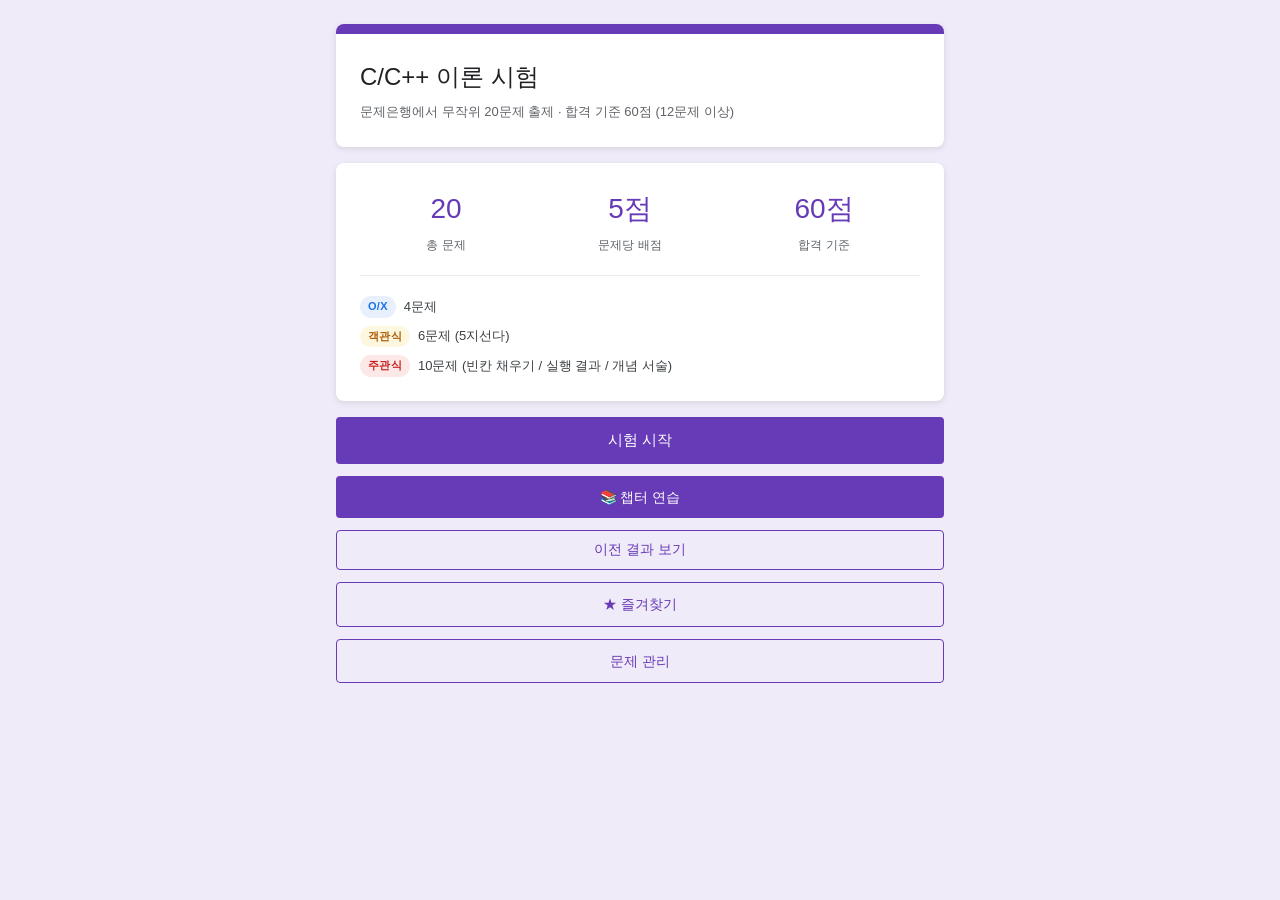
<file: index.html>
<!DOCTYPE html>
<html lang="ko">
<head>
  <meta charset="UTF-8">
  <meta name="viewport" content="width=device-width, initial-scale=1.0">
  <title>C/C++ 이론 시험</title>
  <link rel="stylesheet" href="style.css">
</head>
<body data-page="index">
  <div class="container">

    <div class="header-card">
      <h1>C/C++ 이론 시험</h1>
      <p class="header-desc">문제은행에서 무작위 20문제 출제 · 합격 기준 60점 (12문제 이상)</p>
    </div>

    <div class="card info-card">
      <div class="info-row">
        <div class="info-item">
          <div class="info-num">20</div>
          <div class="info-lbl">총 문제</div>
        </div>
        <div class="info-item">
          <div class="info-num">5점</div>
          <div class="info-lbl">문제당 배점</div>
        </div>
        <div class="info-item">
          <div class="info-num">60점</div>
          <div class="info-lbl">합격 기준</div>
        </div>
      </div>
      <div class="type-breakdown">
        <div class="type-row">
          <span class="type-badge type-ox">O/X</span>
          4문제
        </div>
        <div class="type-row">
          <span class="type-badge type-multiple">객관식</span>
          6문제 (5지선다)
        </div>
        <div class="type-row">
          <span class="type-badge type-subjective">주관식</span>
          10문제 (빈칸 채우기 / 실행 결과 / 개념 서술)
        </div>
      </div>
    </div>


    <div id="error-msg" class="error-msg" style="display:none"></div>

    <div class="action-row">
      <button class="btn-primary btn-large" id="btn-start">시험 시작</button>
      <a href="chapter-select.html" class="btn-primary" style="text-decoration:none;text-align:center">📚 챕터 연습</a>
      <button class="btn-secondary" id="btn-view-results">이전 결과 보기</button>
      <a href="favorites.html" class="btn-secondary" style="text-decoration:none;text-align:center">★ 즐겨찾기</a>
      <a href="manage.html" class="btn-secondary" style="text-decoration:none;text-align:center">문제 관리</a>
    </div>

  </div>
  <script src="app.js"></script>
</body>
</html>
</file>
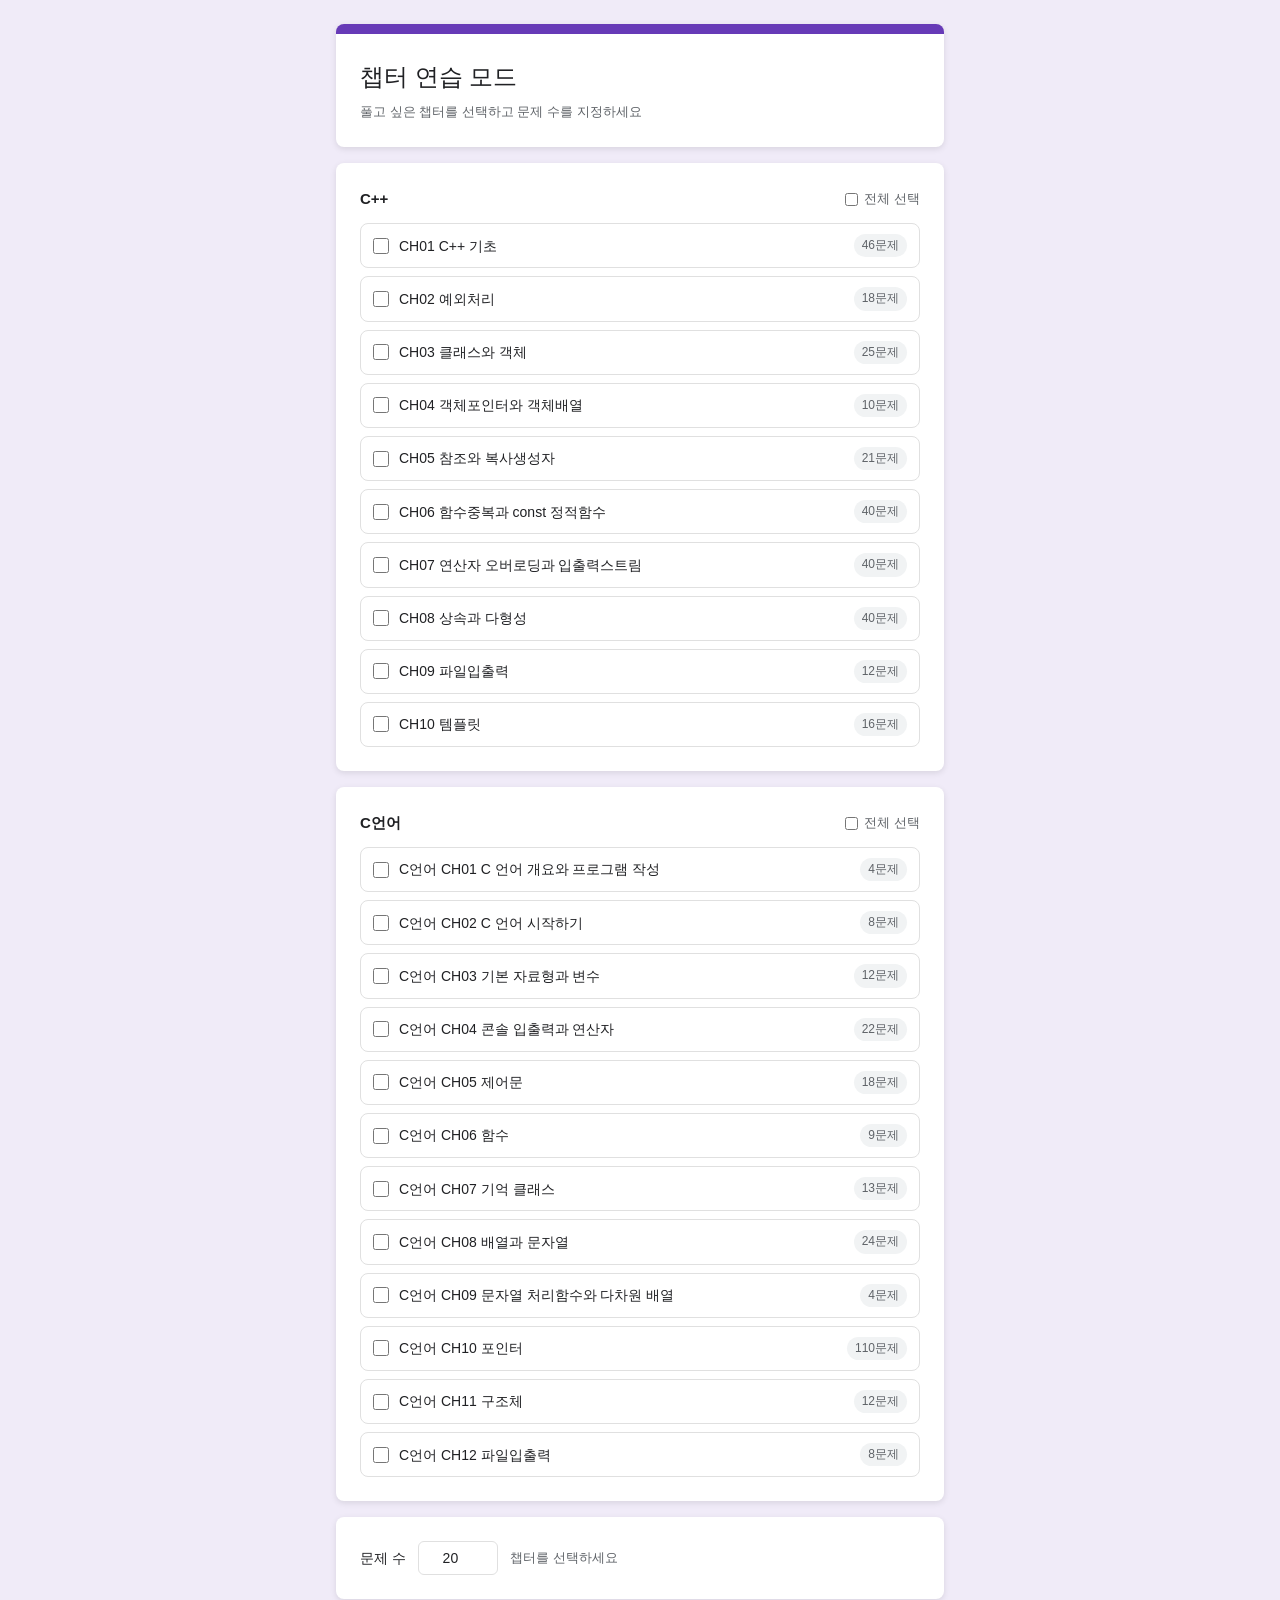
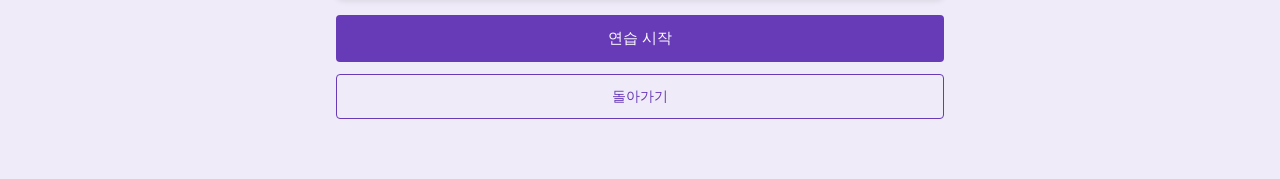
<file: chapter-select.html>
<!DOCTYPE html>
<html lang="ko">
<head>
  <meta charset="UTF-8">
  <meta name="viewport" content="width=device-width, initial-scale=1.0">
  <title>챕터 연습 · C/C++ 이론 시험</title>
  <link rel="stylesheet" href="style.css">
</head>
<body data-page="chapter-select">
  <div class="container">

    <div class="header-card">
      <h1>챕터 연습 모드</h1>
      <p class="header-desc">풀고 싶은 챕터를 선택하고 문제 수를 지정하세요</p>
    </div>

    <div id="chapter-loading" class="card" style="text-align:center;padding:32px;color:#5F6368">
      문제 불러오는 중...
    </div>

    <div id="chapter-content" style="display:none">

      <div class="card chapter-group-card">
        <div class="chapter-group-header">
          <strong>C++</strong>
          <label class="chapter-check-all">
            <input type="checkbox" id="check-all-cpp"> 전체 선택
          </label>
        </div>
        <div id="chapter-list-cpp" class="chapter-list"></div>
      </div>

      <div class="card chapter-group-card">
        <div class="chapter-group-header">
          <strong>C언어</strong>
          <label class="chapter-check-all">
            <input type="checkbox" id="check-all-c"> 전체 선택
          </label>
        </div>
        <div id="chapter-list-c" class="chapter-list"></div>
      </div>

      <div class="card chapter-option-card">
        <div class="chapter-option-row">
          <label for="q-count" class="chapter-option-label">문제 수</label>
          <input type="number" id="q-count" class="chapter-q-input" min="1" max="100" value="20">
          <span class="chapter-option-desc" id="pool-desc"></span>
        </div>
      </div>

      <div id="chapter-error" class="error-msg" style="display:none"></div>

      <div class="action-row">
        <button class="btn-primary btn-large" id="btn-chapter-start">연습 시작</button>
        <a href="index.html" class="btn-secondary" style="text-decoration:none;text-align:center">돌아가기</a>
      </div>

    </div>

  </div>
  <script src="app.js"></script>
</body>
</html>
</file>
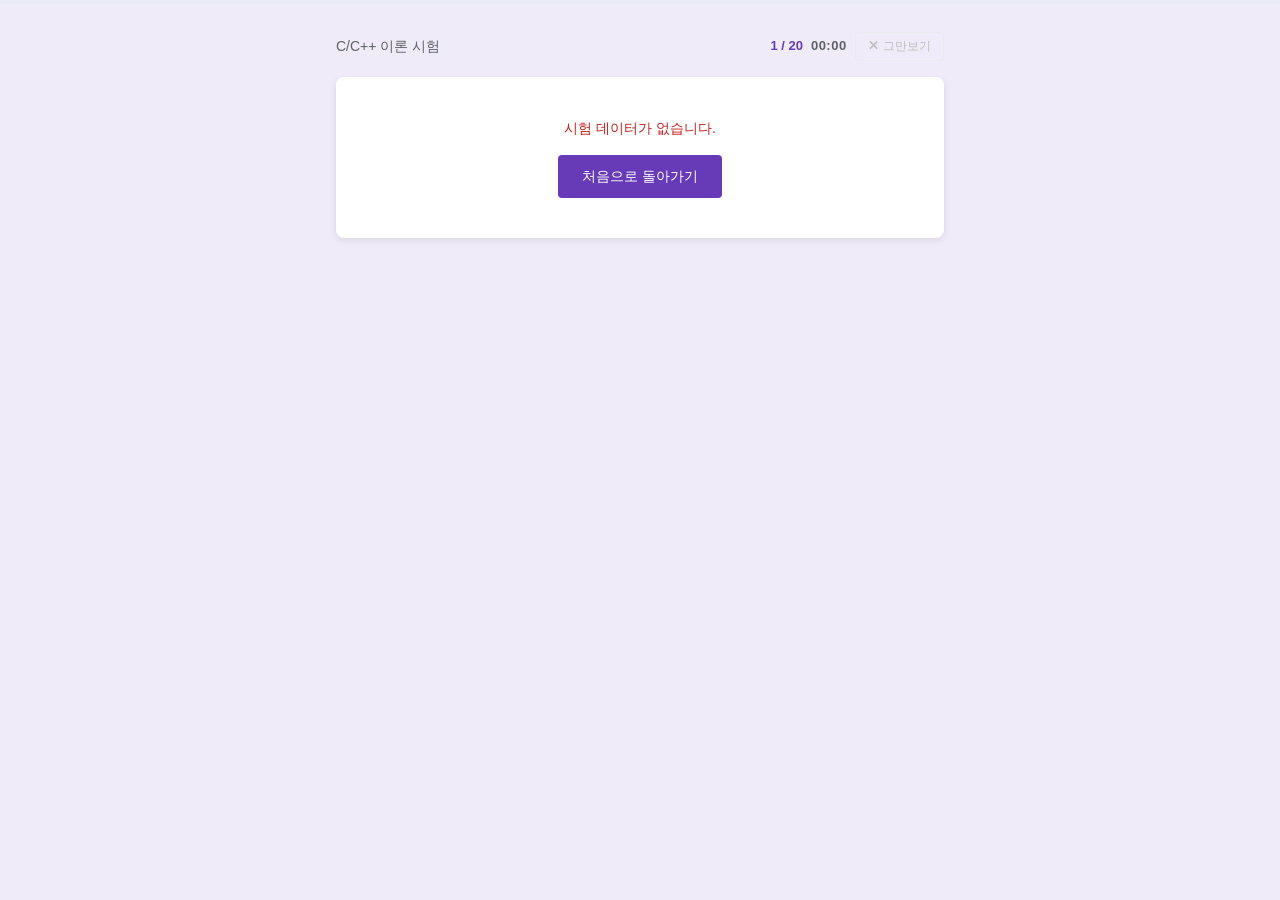
<file: exam.html>
<!DOCTYPE html>
<html lang="ko">
<head>
  <meta charset="UTF-8">
  <meta name="viewport" content="width=device-width, initial-scale=1.0">
  <title>시험 진행 중 · C/C++ 이론 시험</title>
  <link rel="stylesheet" href="style.css">
</head>
<body data-page="exam">

  <!-- 상단 진행 바 (fixed) -->
  <div class="progress-bar-wrap">
    <div class="progress-fill" id="progress-fill"></div>
  </div>

  <div class="container">
    <div class="exam-header">
      <span class="exam-title" id="exam-title">C/C++ 이론 시험</span>
      <span class="progress-text" id="progress-text">1 / 20</span>
      <span class="exam-timer" id="exam-timer">00:00</span>
      <button class="btn-quit" id="btn-quit">✕ 그만보기</button>
    </div>

    <!-- 문제 카드가 JS로 렌더링됩니다 -->
    <div id="exam-container"></div>
  </div>

  <script src="app.js"></script>
</body>
</html>
</file>
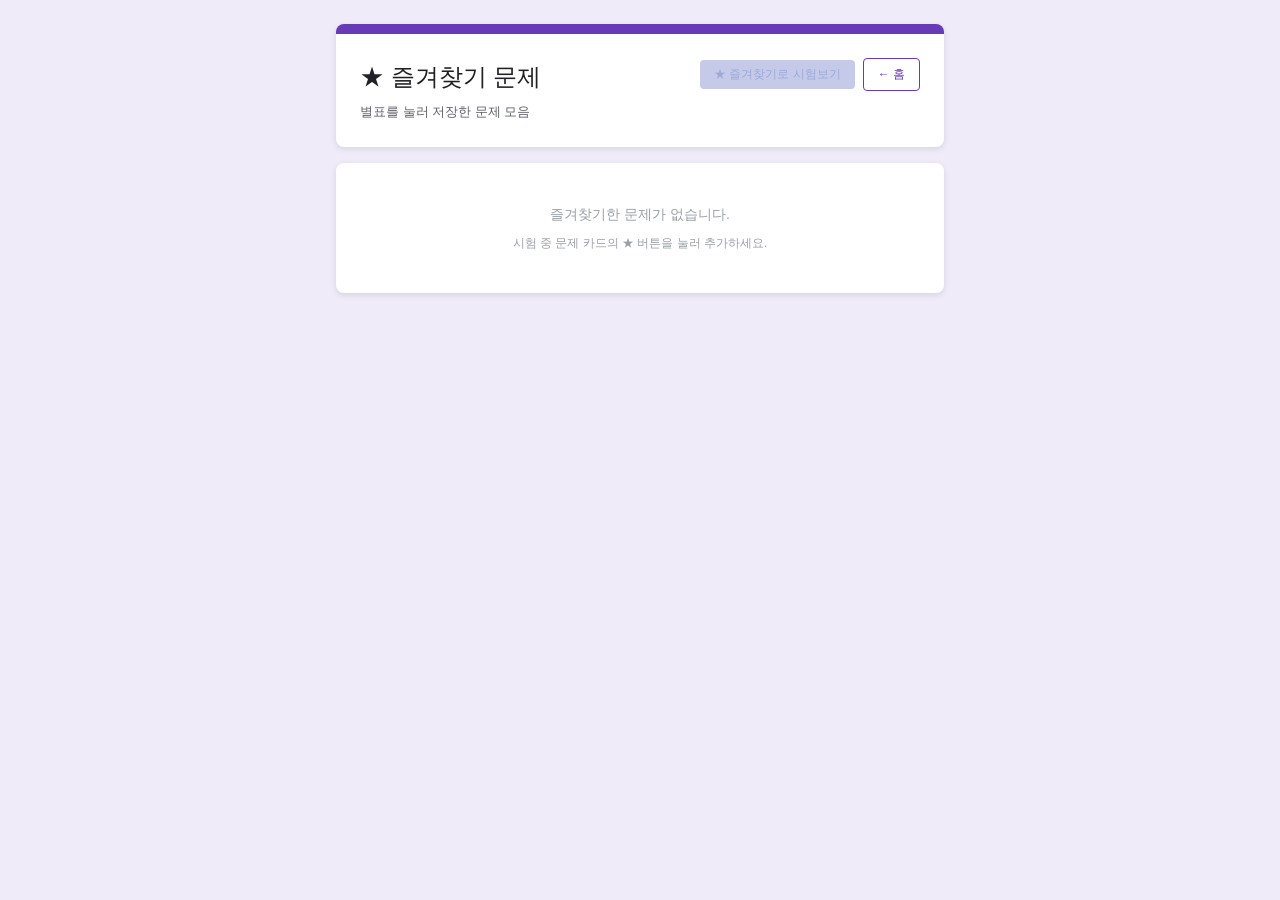
<file: favorites.html>
<!DOCTYPE html>
<html lang="ko">
<head>
  <meta charset="UTF-8">
  <meta name="viewport" content="width=device-width, initial-scale=1.0">
  <title>즐겨찾기 · C/C++ 이론 시험</title>
  <link rel="stylesheet" href="style.css">
</head>
<body data-page="favorites">
  <div class="container">

    <div class="header-card">
      <div class="manage-header-row">
        <div>
          <h1>★ 즐겨찾기 문제</h1>
          <p class="header-desc">별표를 눌러 저장한 문제 모음</p>
        </div>
        <div style="display:flex;gap:8px;align-items:center">
          <button id="btn-fav-exam" class="btn-primary btn-sm">★ 즐겨찾기로 시험보기</button>
          <a href="index.html" class="btn-secondary btn-sm" style="text-decoration:none">← 홈</a>
        </div>
      </div>
    </div>

    <div id="fav-empty" class="card" style="display:none;text-align:center;padding:40px;color:#9AA0A6">
      즐겨찾기한 문제가 없습니다.<br>
      <small style="font-size:12px;margin-top:8px;display:block">시험 중 문제 카드의 ★ 버튼을 눌러 추가하세요.</small>
    </div>

    <div id="fav-list"></div>

  </div>
  <script src="app.js"></script>
</body>
</html>
</file>
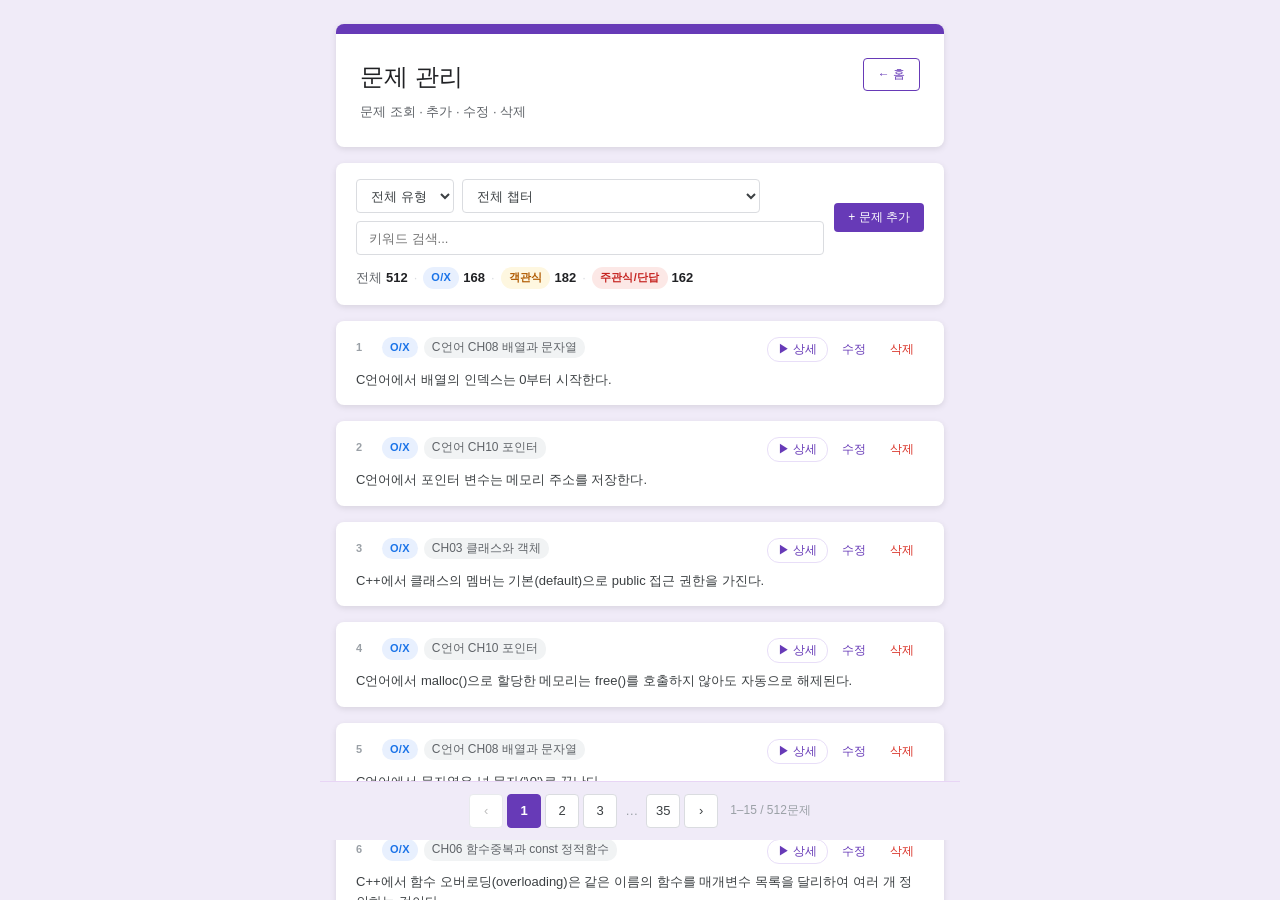
<file: manage.html>
<!DOCTYPE html>
<html lang="ko">
<head>
  <meta charset="UTF-8">
  <meta name="viewport" content="width=device-width, initial-scale=1.0">
  <title>문제 관리 · C/C++ 이론 시험</title>
  <link rel="stylesheet" href="style.css">
</head>
<body data-page="manage">
  <div class="container">

    <div class="header-card">
      <div class="manage-header-row">
        <div>
          <h1>문제 관리</h1>
          <p class="header-desc">문제 조회 · 추가 · 수정 · 삭제</p>
        </div>
        <a href="index.html" class="btn-secondary btn-sm" style="text-decoration:none">← 홈</a>
      </div>
    </div>

    <!-- 툴바 -->
    <div class="card manage-toolbar">
      <div class="toolbar-row">
        <div class="toolbar-filters">
          <select id="filter-type" class="filter-select">
            <option value="">전체 유형</option>
            <option value="ox">O/X</option>
            <option value="multiple">객관식</option>
            <option value="subjective">주관식</option>
            <option value="short">단답형</option>
          </select>
          <select id="filter-chapter" class="filter-select">
            <option value="">전체 챕터</option>
          </select>
          <input type="text" id="filter-search" class="filter-input" placeholder="키워드 검색...">
        </div>
        <button class="btn-primary btn-sm" id="btn-add-q">+ 문제 추가</button>
      </div>
      <div class="manage-stats" id="manage-stats"></div>
    </div>

    <!-- 문제 목록 -->
    <div id="q-list-container"></div>

    <!-- 페이지네이션 -->
    <div class="pagination" id="pagination"></div>

  </div>

  <!-- ── 추가 / 수정 모달 ── -->
  <div class="modal-overlay" id="modal-overlay" style="display:none">
    <div class="modal-card">

      <div class="modal-header">
        <h2 class="modal-title" id="modal-title">문제 추가</h2>
        <button class="modal-close" id="modal-close" aria-label="닫기">✕</button>
      </div>

      <div class="modal-body">

        <!-- 유형 -->
        <div class="form-row">
          <label class="form-label">유형 <span class="req">*</span></label>
          <div class="type-radios">
            <label class="type-radio"><input type="radio" name="q-type" value="ox"> O/X</label>
            <label class="type-radio"><input type="radio" name="q-type" value="multiple"> 객관식</label>
            <label class="type-radio"><input type="radio" name="q-type" value="subjective"> 주관식</label>
            <label class="type-radio"><input type="radio" name="q-type" value="short"> 단답형</label>
          </div>
        </div>

        <!-- 챕터 -->
        <div class="form-row">
          <label class="form-label" for="f-chapter">챕터</label>
          <input type="text" id="f-chapter" class="form-input" placeholder="예: CH4 콘솔 입출력과 연산자">
        </div>

        <!-- 문제 -->
        <div class="form-row">
          <label class="form-label" for="f-question">문제 <span class="req">*</span></label>
          <textarea id="f-question" class="form-textarea" rows="3" placeholder="문제를 입력하세요..."></textarea>
        </div>

        <!-- 코드 (주관식/단답형만) -->
        <div class="form-row" id="f-code-row" style="display:none">
          <label class="form-label" for="f-code">코드 <span class="form-hint">(선택)</span></label>
          <textarea id="f-code" class="form-textarea form-code" rows="4" placeholder="코드 블록이 있으면 입력하세요..."></textarea>
        </div>

        <!-- O/X 정답 -->
        <div id="f-ox-wrap" style="display:none">
          <div class="form-row">
            <label class="form-label">정답 <span class="req">*</span></label>
            <div class="type-radios">
              <label class="type-radio"><input type="radio" name="ox-ans" value="true"> O (참)</label>
              <label class="type-radio"><input type="radio" name="ox-ans" value="false"> X (거짓)</label>
            </div>
          </div>
        </div>

        <!-- 객관식 보기 -->
        <div id="f-mc-wrap" style="display:none">
          <div class="form-row">
            <label class="form-label">보기 5개 <span class="req">*</span><span class="form-hint"> · 우측 ✔로 정답 선택</span></label>
            <div class="mc-options">
              <div class="mc-option-row">
                <span class="mc-opt-num">①</span>
                <input type="text" class="form-input mc-opt-input" id="mc-opt-0" placeholder="보기 1">
                <label class="mc-ans-label"><input type="radio" name="mc-ans" value="0"><span class="mc-ans-check">✔</span></label>
              </div>
              <div class="mc-option-row">
                <span class="mc-opt-num">②</span>
                <input type="text" class="form-input mc-opt-input" id="mc-opt-1" placeholder="보기 2">
                <label class="mc-ans-label"><input type="radio" name="mc-ans" value="1"><span class="mc-ans-check">✔</span></label>
              </div>
              <div class="mc-option-row">
                <span class="mc-opt-num">③</span>
                <input type="text" class="form-input mc-opt-input" id="mc-opt-2" placeholder="보기 3">
                <label class="mc-ans-label"><input type="radio" name="mc-ans" value="2"><span class="mc-ans-check">✔</span></label>
              </div>
              <div class="mc-option-row">
                <span class="mc-opt-num">④</span>
                <input type="text" class="form-input mc-opt-input" id="mc-opt-3" placeholder="보기 4">
                <label class="mc-ans-label"><input type="radio" name="mc-ans" value="3"><span class="mc-ans-check">✔</span></label>
              </div>
              <div class="mc-option-row">
                <span class="mc-opt-num">⑤</span>
                <input type="text" class="form-input mc-opt-input" id="mc-opt-4" placeholder="보기 5">
                <label class="mc-ans-label"><input type="radio" name="mc-ans" value="4"><span class="mc-ans-check">✔</span></label>
              </div>
            </div>
          </div>
        </div>

        <!-- 주관식 유형 -->
        <div id="f-subj-wrap" style="display:none">
          <div class="form-row">
            <label class="form-label" for="f-subtype">주관식 유형</label>
            <select id="f-subtype" class="filter-select">
              <option value="code_blank">빈칸 채우기</option>
              <option value="code_result">실행 결과 유추</option>
              <option value="concept">개념 서술</option>
            </select>
          </div>
        </div>

        <!-- 모범 답안 (ox/multiple 제외) -->
        <div class="form-row" id="f-answer-row" style="display:none">
          <label class="form-label" for="f-answer">모범 답안 <span class="req">*</span></label>
          <textarea id="f-answer" class="form-textarea" rows="2" placeholder="정답 또는 모범 답안을 입력하세요..."></textarea>
        </div>

        <!-- 해설 -->
        <div class="form-row">
          <label class="form-label" for="f-explanation">해설 <span class="form-hint">(선택)</span></label>
          <textarea id="f-explanation" class="form-textarea" rows="2" placeholder="해설을 입력하세요..."></textarea>
        </div>

      </div><!-- /modal-body -->

      <div class="modal-footer">
        <p class="form-error" id="form-error"></p>
        <div class="modal-footer-btns">
          <button class="btn-secondary" id="btn-modal-cancel">취소</button>
          <button class="btn-primary" id="btn-modal-save">저장</button>
        </div>
      </div>

    </div><!-- /modal-card -->
  </div><!-- /modal-overlay -->

  <script src="app.js"></script>
</body>
</html>
</file>
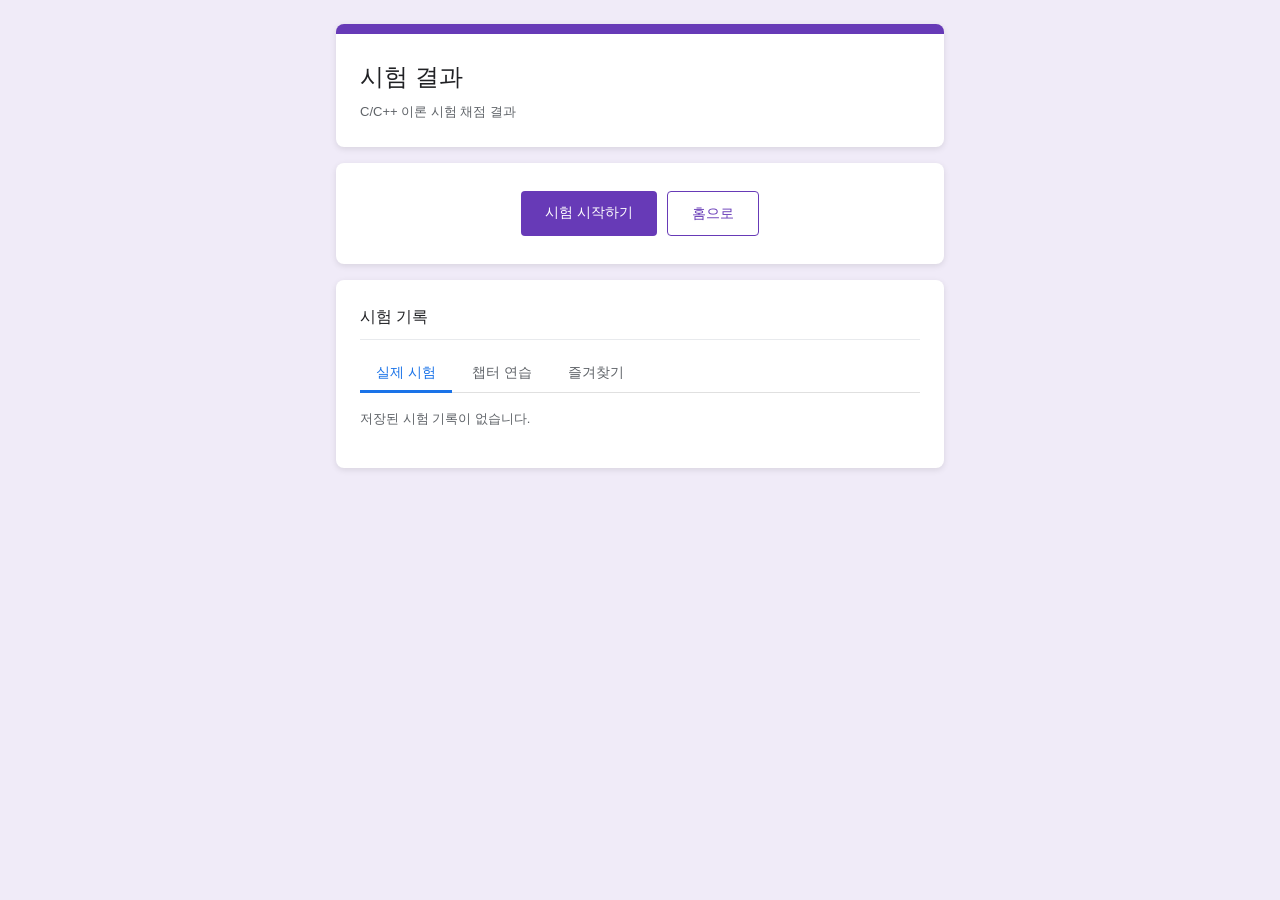
<file: result.html>
<!DOCTYPE html>
<html lang="ko">
<head>
  <meta charset="UTF-8">
  <meta name="viewport" content="width=device-width, initial-scale=1.0">
  <title>시험 결과 · C/C++ 이론 시험</title>
  <link rel="stylesheet" href="style.css">
</head>
<body data-page="result">
  <div class="container">

    <!-- 헤더 -->
    <div class="header-card">
      <h1>시험 결과</h1>
      <p class="header-desc">C/C++ 이론 시험 채점 결과</p>
    </div>

    <!-- 시험 데이터 없을 때 -->
    <div id="no-data-msg" class="card empty-state-card" style="display:none">
      <div class="empty-actions">
        <a href="index.html" class="btn-primary" style="text-decoration:none; display:inline-block;">시험 시작하기</a>
        <a href="index.html" class="btn-secondary" style="text-decoration:none; display:inline-block;">홈으로</a>
      </div>
    </div>

    <!-- 결과 콘텐츠 -->
    <div id="result-content">

      <!-- 점수 요약 카드 -->
      <div class="card score-card">
        <div class="score-center">
          <div class="score-big" id="score-big">0</div>
          <div class="score-denom">/ 100점</div>
          <div id="pass-chip" class="pass-chip">-</div>
          <div class="pass-criteria">합격 기준: 12문제 이상 / 60점</div>
        </div>

        <div class="score-breakdown">
          <div class="score-row">
            <span class="score-lbl"><span class="type-badge type-ox">O/X</span></span>
            <span id="ox-row">-</span>
          </div>
          <div class="score-row">
            <span class="score-lbl"><span class="type-badge type-multiple">객관식</span></span>
            <span id="mc-row">-</span>
          </div>
          <div class="score-row">
            <span class="score-lbl"><span class="type-badge type-subjective">주관식</span></span>
            <span id="sub-row">-</span>
          </div>
          <div class="score-row total-row">
            <span class="score-lbl">총 정답</span>
            <span id="total-row">-</span>
          </div>
        </div>

        <div class="result-action-row">
          <button class="btn-secondary" id="btn-redownload">결과 다운로드 (.txt)</button>
          <button class="btn-secondary" id="btn-new-exam">새 시험 시작</button>
          <a href="index.html" class="btn-secondary" style="text-decoration:none; display:inline-block;">홈으로</a>
        </div>
        <div id="save-status" class="save-status" style="display:none"></div>
      </div>

      <!-- 챕터별 결과 -->
      <div class="card">
        <h2 class="section-title">챕터별 결과</h2>
        <div id="chapter-summary"></div>
      </div>

      <!-- 문항별 상세 -->
      <div class="card">
        <h2 class="section-title">문항별 상세</h2>
        <div id="question-detail-list"></div>
      </div>

    </div><!-- /result-content -->

    <!-- 시험 기록 -->
    <div class="card" id="history-section">
      <h2 class="section-title">시험 기록</h2>
      <div class="history-tabs">
        <button class="history-tab active" data-tab="regular">실제 시험</button>
        <button class="history-tab" data-tab="chapter">챕터 연습</button>
        <button class="history-tab" data-tab="favorites">즐겨찾기</button>
      </div>
      <div id="history-list"></div>
    </div>

  </div>
  <script src="app.js"></script>
</body>
</html>
</file>
<file: style.css>
/* ============================================================
   Google Forms 스타일 · C/C++ 이론 시험
   ============================================================ */

*, *::before, *::after {
  box-sizing: border-box;
  margin: 0;
  padding: 0;
}

body {
  font-family: 'Google Sans', Roboto, 'Noto Sans KR', Arial, sans-serif;
  background: #F0EBF8;
  color: #202124;
  min-height: 100vh;
  font-size: 14px;
  line-height: 1.6;
}

/* ── Layout ── */
.container {
  max-width: 640px;
  margin: 0 auto;
  padding: 24px 16px 60px;
}

/* ── Cards ── */
.card {
  background: #fff;
  border-radius: 8px;
  box-shadow: 0 2px 6px rgba(0,0,0,0.1);
  padding: 24px;
  margin-bottom: 16px;
}

.header-card {
  background: #fff;
  border-radius: 8px;
  border-top: 10px solid #673AB7;
  box-shadow: 0 2px 6px rgba(0,0,0,0.1);
  padding: 24px;
  margin-bottom: 16px;
}

.header-card h1 {
  font-size: 24px;
  font-weight: 400;
  color: #202124;
  margin-bottom: 6px;
}

.header-desc {
  font-size: 13px;
  color: #5F6368;
}

/* ── Type badges ── */
.type-badge {
  display: inline-block;
  padding: 2px 8px;
  border-radius: 12px;
  font-size: 11px;
  font-weight: 600;
  letter-spacing: 0.3px;
}
.type-ox         { background: #E8F0FE; color: #1A73E8; }
.type-multiple   { background: #FEF7E0; color: #B05A00; }
.type-subjective { background: #FCE8E6; color: #C5221F; }
.type-short      { background: #FCE8E6; color: #C5221F; }

/* ── Buttons ── */
.btn-primary {
  background: #673AB7;
  color: #fff;
  border: none;
  padding: 10px 24px;
  border-radius: 4px;
  cursor: pointer;
  font-size: 14px;
  font-weight: 500;
  transition: background 0.15s;
  font-family: inherit;
}
.btn-primary:hover:not(:disabled) { background: #512DA8; }
.btn-primary:disabled {
  background: #C5CAE9;
  color: #9FA8DA;
  cursor: not-allowed;
}

.btn-secondary {
  background: transparent;
  color: #673AB7;
  border: 1px solid #673AB7;
  padding: 10px 24px;
  border-radius: 4px;
  cursor: pointer;
  font-size: 14px;
  font-weight: 500;
  transition: background 0.15s;
  font-family: inherit;
}
.btn-secondary:hover:not(:disabled) { background: #EDE7F6; }
.btn-secondary:disabled {
  color: #BDBDBD;
  border-color: #BDBDBD;
  cursor: not-allowed;
}

.btn-text {
  background: transparent;
  color: #673AB7;
  border: none;
  padding: 6px 10px;
  cursor: pointer;
  font-size: 13px;
  font-weight: 500;
  font-family: inherit;
  border-radius: 4px;
  transition: background 0.15s;
}
.btn-text:hover { background: #EDE7F6; }

.btn-large { padding: 14px 40px; font-size: 15px; }

/* ── Override buttons ── */
.btn-override {
  padding: 7px 18px;
  border-radius: 4px;
  cursor: pointer;
  font-size: 13px;
  font-weight: 500;
  font-family: inherit;
  border: 1.5px solid;
  background: #fff;
  transition: all 0.15s;
}
.btn-correct {
  color: #1E8E3E;
  border-color: #1E8E3E;
}
.btn-correct:hover { background: #E6F4EA; }
.btn-correct.active {
  background: #1E8E3E;
  color: #fff;
}
.btn-wrong {
  color: #D93025;
  border-color: #D93025;
}
.btn-wrong:hover { background: #FCE8E6; }
.btn-wrong.active {
  background: #D93025;
  color: #fff;
}

/* ── INDEX page ── */
.info-card .info-row {
  display: flex;
  justify-content: space-around;
  text-align: center;
  margin-bottom: 20px;
  padding-bottom: 20px;
  border-bottom: 1px solid #E8EAED;
}
.info-num {
  font-size: 28px;
  font-weight: 300;
  color: #673AB7;
}
.info-lbl {
  font-size: 12px;
  color: #5F6368;
  margin-top: 4px;
}
.type-breakdown { display: flex; flex-direction: column; gap: 8px; }
.type-row {
  display: flex;
  align-items: center;
  gap: 8px;
  font-size: 13px;
  color: #3C4043;
}
.error-msg {
  background: #FCE8E6;
  color: #C5221F;
  border-radius: 4px;
  padding: 12px 16px;
  font-size: 13px;
  margin-bottom: 16px;
}
/* ── Folder selector card ── */
.folder-card { padding: 16px 24px; }
.folder-row {
  display: flex;
  align-items: center;
  justify-content: space-between;
  gap: 12px;
}
.folder-info {
  display: flex;
  flex-direction: column;
  gap: 2px;
  min-width: 0;
}
.folder-label {
  font-size: 11px;
  font-weight: 600;
  color: #5F6368;
  text-transform: uppercase;
  letter-spacing: 0.4px;
}
.folder-name {
  font-size: 13px;
  font-weight: 500;
  overflow: hidden;
  text-overflow: ellipsis;
  white-space: nowrap;
}
.folder-name.set     { color: #137333; }
.folder-name.not-set { color: #9AA0A6; }

.btn-sm {
  padding: 6px 14px;
  font-size: 12px;
  white-space: nowrap;
  flex-shrink: 0;
}

/* ── Save status (result page) ── */
.save-status {
  margin-top: 12px;
  padding: 10px 14px;
  border-radius: 4px;
  font-size: 12px;
  line-height: 1.5;
  text-align: center;
}
.save-ok   { background: #E6F4EA; color: #137333; }
.save-warn { background: #FEF7E0; color: #B05A00; }

.action-row {
  display: flex;
  flex-direction: column;
  gap: 12px;
  align-items: stretch;
}
.action-row .btn-primary,
.action-row .btn-secondary { text-align: center; width: 100%; }

/* ── EXAM page: progress bar (fixed top) ── */
.progress-bar-wrap {
  position: fixed;
  top: 0; left: 0; right: 0;
  height: 4px;
  background: #E8EAF6;
  z-index: 100;
}
.progress-fill {
  height: 100%;
  background: #673AB7;
  transition: width 0.3s ease;
  width: 0%;
}

.exam-header {
  display: flex;
  justify-content: space-between;
  align-items: center;
  margin-bottom: 16px;
  margin-top: 8px;
  gap: 8px;
}
.exam-title {
  font-size: 14px;
  font-weight: 500;
  color: #5F6368;
  flex: 1;
}
.progress-text {
  font-size: 13px;
  color: #673AB7;
  font-weight: 600;
}

.exam-timer {
  font-size: 13px;
  font-weight: 600;
  color: #5F6368;
  font-variant-numeric: tabular-nums;
  letter-spacing: 0.5px;
}

.btn-quit {
  background: transparent;
  color: #BDBDBD;
  border: 1px solid #E8EAED;
  padding: 5px 12px;
  border-radius: 4px;
  cursor: pointer;
  font-size: 12px;
  font-weight: 500;
  font-family: inherit;
  transition: all 0.15s;
  white-space: nowrap;
}
.btn-quit:hover {
  background: #FCE8E6;
  border-color: #D93025;
  color: #C5221F;
}

/* ── Favorite star button ── */
.btn-fav {
  position: absolute;
  top: 14px;
  right: 16px;
  background: transparent;
  border: none;
  cursor: pointer;
  font-size: 22px;
  color: #BDBDBD;
  padding: 4px;
  line-height: 1;
  transition: color 0.15s, transform 0.1s;
  z-index: 1;
}
.btn-fav:hover  { color: #FFC107; transform: scale(1.15); }
.btn-fav.active { color: #FFC107; }

/* ── Favorites page ── */
.fav-card { margin-bottom: 12px; position: relative; }
.fav-chapter {
  font-size: 12px;
  color: #9AA0A6;
  flex: 1;
  white-space: nowrap;
  overflow: hidden;
  text-overflow: ellipsis;
}
.fav-answer-row {
  display: flex;
  align-items: baseline;
  gap: 8px;
  margin-top: 10px;
  padding: 8px 12px;
  background: #F8F9FA;
  border-radius: 6px;
}
.fav-ans-label {
  font-size: 12px;
  font-weight: 600;
  color: #9AA0A6;
  white-space: nowrap;
}
.fav-ans-value {
  font-size: 14px;
  color: #1A73E8;
  font-weight: 600;
}

/* ── Question card ── */
.question-card { padding: 24px; position: relative; }

.q-meta {
  display: flex;
  align-items: center;
  gap: 8px;
  margin-bottom: 12px;
  flex-wrap: wrap;
  padding-right: 36px;
}
.q-num {
  font-size: 12px;
  font-weight: 600;
  color: #5F6368;
}
.required-note {
  font-size: 11px;
  color: #D93025;
  margin-left: auto;
}

.q-text {
  font-size: 15px;
  font-weight: 500;
  color: #202124;
  line-height: 1.6;
  margin-bottom: 16px;
  white-space: pre-wrap;
}

.code-block {
  background: #F8F9FA;
  border: 1px solid #E8EAED;
  border-radius: 4px;
  padding: 14px 16px;
  font-family: 'Courier New', 'D2Coding', Consolas, monospace;
  font-size: 13px;
  line-height: 1.7;
  white-space: pre;
  overflow-x: auto;
  margin-bottom: 16px;
  color: #202124;
}

/* ── Answer input ── */
.options-list { display: flex; flex-direction: column; gap: 4px; }

.option-item {
  display: flex;
  align-items: center;
  padding: 11px 14px;
  border-radius: 4px;
  cursor: pointer;
  border: 1px solid transparent;
  transition: background 0.12s, border-color 0.12s;
  user-select: none;
}
.option-item:hover { background: #F5F5F5; }
.option-item.selected {
  background: #EDE7F6;
  border-color: #673AB7;
}

.option-radio-dot {
  width: 18px;
  height: 18px;
  border: 2px solid #9E9E9E;
  border-radius: 50%;
  margin-right: 12px;
  flex-shrink: 0;
  display: flex;
  align-items: center;
  justify-content: center;
  transition: border-color 0.12s;
}
.option-item.selected .option-radio-dot { border-color: #673AB7; }
.option-item.selected .option-radio-dot::after {
  content: '';
  width: 8px;
  height: 8px;
  background: #673AB7;
  border-radius: 50%;
}
.option-text { font-size: 14px; color: #202124; }

.subtype-badge {
  display: inline-block;
  font-size: 11px;
  color: #C5221F;
  background: #FCE8E6;
  padding: 2px 8px;
  border-radius: 10px;
  margin-bottom: 10px;
}

.subjective-area {
  width: 100%;
  border: none;
  border-bottom: 2px solid #DADCE0;
  outline: none;
  font-size: 14px;
  padding: 8px 2px;
  resize: vertical;
  min-height: 80px;
  background: transparent;
  font-family: inherit;
  color: #202124;
  transition: border-color 0.2s;
  line-height: 1.6;
}
.subjective-area:focus { border-bottom-color: #673AB7; }
.subjective-area:disabled { background: #F5F5F5; color: #757575; }

.auto-grade-feedback {
  margin-top: 10px;
  padding: 10px 14px;
  border-radius: 6px;
  font-size: 14px;
  font-weight: 600;
}
.feedback-correct { background: #E8F5E9; color: #2E7D32; border: 1px solid #A5D6A7; }
.feedback-wrong   { background: #FFEBEE; color: #C62828; border: 1px solid #EF9A9A; }

/* ── Question text + inline edit ── */
.q-text-wrap {
  display: flex;
  align-items: flex-start;
  gap: 8px;
  margin-bottom: 16px;
}
.q-text-wrap .q-text {
  flex: 1;
  margin-bottom: 0;
}
.q-action-btns {
  display: flex;
  flex-direction: column;
  gap: 2px;
  flex-shrink: 0;
  margin-top: 3px;
}
.btn-edit-q, .btn-del-q {
  flex-shrink: 0;
  font-size: 11px;
  padding: 3px 8px;
  color: #BDBDBD;
  border-radius: 4px;
  transition: color 0.15s, background 0.15s;
}
.btn-edit-q:hover { color: #673AB7; background: #EDE7F6; }
.btn-del-q:hover  { color: #D32F2F; background: #FFEBEE; }

.q-edit-wrap {
  margin-bottom: 16px;
  background: #FAFAFE;
  border: 1.5px solid #C5CAE9;
  border-radius: 6px;
  padding: 12px;
}
.q-edit-area {
  width: 100%;
  border: none;
  border-bottom: 2px solid #C5CAE9;
  outline: none;
  font-size: 14px;
  font-family: inherit;
  color: #202124;
  line-height: 1.6;
  resize: vertical;
  min-height: 80px;
  background: transparent;
  transition: border-color 0.2s;
}
.q-edit-area:focus { border-bottom-color: #673AB7; }
.q-edit-label {
  display: block;
  font-size: 11px;
  font-weight: 600;
  color: #673AB7;
  margin: 12px 0 4px;
  text-transform: uppercase;
  letter-spacing: .04em;
}
.q-edit-code {
  font-family: 'Fira Mono', 'Consolas', monospace;
  font-size: 13px;
  min-height: 120px;
  white-space: pre;
}
.q-edit-actions {
  display: flex;
  gap: 8px;
  margin-top: 10px;
  justify-content: flex-end;
}

/* ── Note (comment) section inside answer reveal ── */
.note-section {
  margin-top: 16px;
  padding-top: 14px;
  border-top: 1px dashed #D7CBF5;
}
.note-section-header {
  display: flex;
  align-items: center;
  gap: 8px;
  margin-bottom: 10px;
}
.note-label {
  font-size: 11px;
  font-weight: 700;
  color: #673AB7;
  text-transform: uppercase;
  letter-spacing: 0.5px;
}
.note-count {
  font-size: 11px;
  background: #EDE7F6;
  color: #673AB7;
  padding: 1px 7px;
  border-radius: 10px;
  font-weight: 600;
}

/* Note list */
.note-list { display: flex; flex-direction: column; gap: 8px; margin-bottom: 12px; }

.note-empty {
  font-size: 12px;
  color: #BDBDBD;
  padding: 6px 0;
}

.note-item {
  background: #F8F5FF;
  border: 1px solid #E8DEF8;
  border-radius: 6px;
  padding: 10px 12px;
}
.note-item-text {
  font-size: 13px;
  color: #202124;
  line-height: 1.6;
  white-space: pre-wrap;
  word-break: break-word;
  margin-bottom: 6px;
}
.note-item-footer {
  display: flex;
  align-items: center;
  justify-content: space-between;
}
.note-item-date {
  font-size: 11px;
  color: #9AA0A6;
}
.note-delete-btn {
  font-size: 11px;
  color: #D93025;
  padding: 2px 6px;
}
.note-delete-btn:hover { background: #FCE8E6; color: #C5221F; }

/* Note compose */
.note-compose {
  background: #fff;
  border: 1.5px solid #E8EAED;
  border-radius: 6px;
  padding: 10px 12px;
  transition: border-color 0.2s;
}
.note-compose:focus-within { border-color: #673AB7; box-shadow: 0 0 0 2px #EDE7F6; }
.note-area {
  width: 100%;
  border: none;
  outline: none;
  font-size: 13px;
  font-family: inherit;
  color: #202124;
  background: transparent;
  resize: none;
  min-height: 56px;
  line-height: 1.6;
}
.note-area::placeholder { color: #BDBDBD; }
.note-compose-footer {
  display: flex;
  justify-content: flex-end;
  margin-top: 8px;
  padding-top: 8px;
  border-top: 1px solid #F1F3F4;
}

/* ── Answer reveal ── */
.answer-toggle-row {
  margin-top: 16px;
  padding-top: 12px;
  border-top: 1px solid #F1F3F4;
}

.answer-section {
  display: none;
  background: #F8F5FF;
  border-radius: 4px;
  padding: 14px 16px;
  margin-top: 10px;
}
.answer-section.visible { display: block; }

.answer-label {
  font-size: 11px;
  font-weight: 600;
  color: #673AB7;
  text-transform: uppercase;
  letter-spacing: 0.5px;
  margin-bottom: 6px;
}
.answer-value {
  font-size: 14px;
  font-weight: 500;
  color: #202124;
}
.explanation {
  font-size: 12px;
  color: #5F6368;
  margin-top: 8px;
  line-height: 1.5;
}

/* ── Override row ── */
.override-row {
  display: flex;
  align-items: center;
  gap: 8px;
  margin-top: 16px;
  flex-wrap: wrap;
}
.override-label {
  font-size: 12px;
  color: #5F6368;
  font-weight: 500;
  margin-right: 4px;
}

/* ── Navigation row ── */
.nav-row {
  display: flex;
  justify-content: space-between;
  align-items: center;
  margin-top: 20px;
  padding-top: 16px;
  border-top: 1px solid #F1F3F4;
  gap: 8px;
}

.btn-pass {
  background: transparent;
  color: #9AA0A6;
  border: 1.5px dashed #DADCE0;
  padding: 8px 20px;
  border-radius: 20px;
  cursor: pointer;
  font-size: 13px;
  font-weight: 500;
  font-family: inherit;
  letter-spacing: 0.2px;
  transition: all 0.15s;
  white-space: nowrap;
}
.btn-pass:hover {
  background: #FFF8E1;
  border-color: #F9A825;
  color: #E65100;
  border-style: solid;
}

/* ── RESULT page ── */
.score-card { text-align: center; }

.score-center {
  padding: 20px 0;
  border-bottom: 1px solid #E8EAED;
  margin-bottom: 20px;
}
.score-big {
  font-size: 64px;
  font-weight: 300;
  color: #202124;
  line-height: 1.1;
}
.score-denom {
  font-size: 18px;
  color: #5F6368;
  margin-bottom: 12px;
}
.pass-chip {
  display: inline-block;
  padding: 5px 22px;
  border-radius: 20px;
  font-size: 18px;
  font-weight: 700;
  letter-spacing: 1px;
  margin-bottom: 8px;
}
.pass  { background: #E6F4EA; color: #137333; }
.fail  { background: #FCE8E6; color: #C5221F; }
.pass-criteria { font-size: 12px; color: #5F6368; }

.score-breakdown {
  display: flex;
  flex-direction: column;
  gap: 10px;
  margin-bottom: 20px;
  text-align: left;
}
.score-row {
  display: flex;
  justify-content: space-between;
  align-items: center;
  font-size: 13px;
  color: #3C4043;
  padding: 6px 4px;
  border-bottom: 1px solid #F1F3F4;
}
.score-row:last-child { border-bottom: none; }
.total-row { font-weight: 600; font-size: 14px; }
.score-lbl { color: #5F6368; }

.result-action-row {
  display: flex;
  gap: 10px;
  justify-content: center;
  flex-wrap: wrap;
}

.section-title {
  font-size: 16px;
  font-weight: 500;
  color: #202124;
  margin-bottom: 16px;
  padding-bottom: 10px;
  border-bottom: 1px solid #E8EAED;
}

/* ── Result items ── */
.result-item {
  padding: 16px 0;
  border-bottom: 1px solid #F1F3F4;
}
.result-item:last-child { border-bottom: none; }

.result-status-row {
  display: flex;
  align-items: center;
  gap: 8px;
  margin-bottom: 8px;
  flex-wrap: wrap;
}
.result-num {
  font-size: 13px;
  font-weight: 600;
  color: #5F6368;
}
.result-status {
  font-size: 12px;
  font-weight: 600;
}
.status-correct          { color: #137333; }
.status-wrong            { color: #C5221F; }
.status-override-correct { color: #B06000; }
.status-override-wrong   { color: #B06000; }

.result-q-text {
  font-size: 14px;
  color: #202124;
  margin-bottom: 8px;
  line-height: 1.5;
}

.result-ans-row {
  display: flex;
  align-items: center;
  gap: 6px;
  flex-wrap: wrap;
  font-size: 13px;
  color: #3C4043;
  margin-top: 6px;
}
.ans-label { color: #5F6368; font-size: 11px; font-weight: 600; }
.ans-val { color: #202124; }
.correct-ans { color: #137333; font-weight: 500; }
.ans-sep { color: #DADCE0; }

/* ── Previous result file viewer ── */
.file-hint {
  font-size: 13px;
  color: #5F6368;
  margin-bottom: 14px;
}
.file-view {
  margin-top: 16px;
  background: #F8F9FA;
  border: 1px solid #E8EAED;
  border-radius: 4px;
  padding: 16px;
  font-family: 'Courier New', Consolas, monospace;
  font-size: 12px;
  line-height: 1.7;
  white-space: pre-wrap;
  word-break: break-all;
  color: #202124;
  max-height: 500px;
  overflow-y: auto;
}

/* ── Chapter summary ── */
.chapter-row {
  display: flex;
  justify-content: space-between;
  align-items: center;
  padding: 10px 6px;
  border-bottom: 1px solid #F1F3F4;
  gap: 8px;
  flex-wrap: wrap;
}
.chapter-row:last-child { border-bottom: none; }
.ch-ok-row  { background: transparent; }
.ch-bad-row { background: #FFF8F8; border-radius: 4px; }

.ch-name {
  font-size: 13px;
  font-weight: 500;
  color: #202124;
  flex: 1;
  min-width: 0;
}
.ch-stat {
  display: flex;
  align-items: center;
  gap: 8px;
  flex-shrink: 0;
}
.ch-correct-tag {
  font-size: 12px;
  color: #137333;
  font-weight: 500;
}
.ch-wrong-tag {
  font-size: 12px;
  color: #C5221F;
  font-weight: 600;
  background: #FCE8E6;
  padding: 2px 8px;
  border-radius: 10px;
}
.ch-count {
  font-size: 12px;
  color: #5F6368;
}

/* ── History section ── */
.history-item {
  border-bottom: 1px solid #F1F3F4;
  padding: 12px 0;
}
.history-item:last-child { border-bottom: none; }

.history-meta {
  display: flex;
  align-items: center;
  gap: 8px;
  flex-wrap: wrap;
}
.history-round {
  font-size: 13px;
  font-weight: 600;
  color: #202124;
  min-width: 36px;
}
.pass-chip-sm {
  display: inline-block;
  padding: 1px 10px;
  border-radius: 10px;
  font-size: 11px;
  font-weight: 700;
  letter-spacing: 0.5px;
}
.history-score {
  font-size: 13px;
  color: #3C4043;
  font-weight: 500;
}
.history-correct {
  font-size: 12px;
  color: #5F6368;
}
.history-date {
  font-size: 11px;
  color: #9AA0A6;
  margin-left: auto;
}
.btn-history-delete {
  margin-left: 6px;
  color: #9AA0A6;
  font-size: 14px;
  padding: 2px 4px;
  border-radius: 4px;
  transition: color 0.15s, background 0.15s;
}
.btn-history-delete:hover {
  color: #C5221F;
  background: #FCE8E6;
}
.history-detail {
  margin-top: 12px;
  max-height: 420px;
  overflow-y: auto;
  overscroll-behavior: contain;
  border-radius: 6px;
}

/* 유형별 점수 분류 */
.history-detail-body { display: flex; flex-direction: column; gap: 12px; }

.hd-breakdown {
  display: flex;
  gap: 8px;
  flex-wrap: wrap;
  padding: 10px 14px;
  background: #F8F5FF;
  border-radius: 6px;
}
.hd-b-item {
  display: flex;
  align-items: center;
  gap: 5px;
  font-size: 13px;
  color: #3C4043;
}
.hd-b-item strong { color: #202124; }
.hd-b-pts {
  font-size: 11px;
  color: #9AA0A6;
  margin-left: 2px;
}

/* 문제 목록 */
.hd-q-list { display: flex; flex-direction: column; gap: 4px; }

.hd-q-row {
  border-radius: 6px;
  padding: 8px 12px;
  border-left: 3px solid transparent;
}
.hd-q-ok   { background: #F1F8F4; border-left-color: #34A853; }
.hd-q-fail { background: #FFF8F8; border-left-color: #EA4335; }

.hd-q-top {
  display: flex;
  align-items: center;
  gap: 6px;
  flex-wrap: wrap;
}
.btn-hd-fav {
  margin-left: auto;
  flex-shrink: 0;
  background: transparent;
  border: 1.5px solid #E0E0E0;
  border-radius: 6px;
  cursor: pointer;
  font-size: 13px;
  color: #BDBDBD;
  padding: 3px 8px;
  line-height: 1;
  letter-spacing: 0.02em;
  transition: color 0.15s, background 0.15s, border-color 0.15s, transform 0.1s;
  white-space: nowrap;
}
.btn-hd-fav::after { content: ' 즐겨찾기'; font-size: 11px; font-weight: 500; }
.btn-hd-fav:hover {
  color: #F9A825;
  background: #FFFDE7;
  border-color: #FFD54F;
  transform: scale(1.04);
}
.btn-hd-fav.active {
  color: #F9A825;
  background: #FFFDE7;
  border-color: #FFD54F;
}
.hd-q-num {
  font-size: 11px;
  font-weight: 700;
  color: #9AA0A6;
  min-width: 18px;
}
.hd-q-icon {
  font-size: 13px;
  font-weight: 700;
}
.hd-q-ok   .hd-q-icon { color: #34A853; }
.hd-q-fail .hd-q-icon { color: #EA4335; }

.hd-q-badge { font-size: 10px; padding: 1px 6px; }

.hd-override-badge {
  font-size: 10px;
  color: #B05A00;
  background: #FEF7E0;
  padding: 1px 6px;
  border-radius: 8px;
  font-weight: 600;
}
.hd-q-preview {
  font-size: 12px;
  color: #5F6368;
  flex: 1;
  min-width: 0;
  overflow: hidden;
  text-overflow: ellipsis;
  white-space: nowrap;
}

/* 오답 시 내 답 → 정답 */
.hd-q-ans {
  display: flex;
  align-items: center;
  gap: 6px;
  margin-top: 5px;
  padding-left: 24px;
  flex-wrap: wrap;
  font-size: 12px;
}
.hd-my-ans   { color: #EA4335; }
.hd-arr      { color: #9AA0A6; }
.hd-corr-ans { color: #137333; font-weight: 500; }

.hd-q-expl {
  margin-top: 4px;
  padding-left: 24px;
  font-size: 11px;
  color: #9AA0A6;
  line-height: 1.5;
}

/* ── Empty state (no exam data) ── */
.empty-state-card {
  text-align: center;
  padding: 28px 24px;
}
.empty-actions {
  display: flex;
  gap: 10px;
  justify-content: center;
  flex-wrap: wrap;
}

/* ══════════════════════════════════════════════════════════
   MANAGE 페이지
   ══════════════════════════════════════════════════════════ */

/* 페이지 자체 스크롤 막고 컨테이너 내부 스크롤로 전환 */
body[data-page="manage"] {
  height: 100vh;
  overflow: hidden;
}
body[data-page="manage"] .container {
  height: 100vh;
  overflow-y: auto;
  overflow-x: hidden;
  overscroll-behavior: contain;
}

.manage-header-row {
  display: flex;
  align-items: flex-start;
  justify-content: space-between;
  gap: 12px;
}

/* ── 툴바 ── */
.manage-toolbar { padding: 16px 20px; }

.toolbar-row {
  display: flex;
  align-items: center;
  gap: 10px;
  flex-wrap: wrap;
}
.toolbar-filters {
  display: flex;
  gap: 8px;
  flex: 1;
  flex-wrap: wrap;
}

.filter-select {
  height: 34px;
  border: 1px solid #DADCE0;
  border-radius: 4px;
  padding: 0 10px;
  font-size: 13px;
  font-family: inherit;
  color: #3C4043;
  background: #fff;
  cursor: pointer;
  outline: none;
  transition: border-color 0.15s;
}
.filter-select:focus { border-color: #673AB7; }

.filter-input {
  flex: 1;
  min-width: 120px;
  height: 34px;
  border: 1px solid #DADCE0;
  border-radius: 4px;
  padding: 0 12px;
  font-size: 13px;
  font-family: inherit;
  color: #3C4043;
  outline: none;
  transition: border-color 0.15s;
}
.filter-input:focus { border-color: #673AB7; }

.manage-stats {
  display: flex;
  align-items: center;
  gap: 6px;
  margin-top: 12px;
  flex-wrap: wrap;
  font-size: 13px;
  color: #5F6368;
}
.stat-item { display: flex; align-items: center; gap: 4px; }
.stat-item strong { color: #202124; font-weight: 600; }
.stat-sep { color: #DADCE0; }

/* ── 문제 카드 ── */
.q-manage-card {
  padding: 16px 20px;
  cursor: default;
  transition: box-shadow 0.15s;
}
.q-manage-card:hover { box-shadow: 0 3px 10px rgba(103,58,183,0.12); }

.qmc-header {
  display: flex;
  align-items: flex-start;
  justify-content: space-between;
  gap: 8px;
  margin-bottom: 8px;
}
.qmc-meta {
  display: flex;
  align-items: center;
  gap: 6px;
  flex-wrap: wrap;
  flex: 1;
}
.qmc-num {
  font-size: 11px;
  font-weight: 600;
  color: #9AA0A6;
  min-width: 20px;
}
.qmc-chapter {
  font-size: 12px;
  color: #5F6368;
  background: #F1F3F4;
  padding: 1px 8px;
  border-radius: 10px;
}
.badge-user {
  font-size: 10px;
  font-weight: 700;
  color: #0B57D0;
  background: #E8F0FE;
  padding: 1px 7px;
  border-radius: 10px;
  letter-spacing: 0.2px;
}
.badge-edited {
  font-size: 10px;
  font-weight: 700;
  color: #B05A00;
  background: #FEF7E0;
  padding: 1px 7px;
  border-radius: 10px;
}

.badge-deleted {
  font-size: 10px;
  font-weight: 700;
  color: #B71C1C;
  background: #FFEBEE;
  padding: 1px 7px;
  border-radius: 10px;
}

.qmc-actions {
  display: flex;
  gap: 4px;
  flex-shrink: 0;
}
.qmc-edit-btn  { font-size: 12px; padding: 3px 10px; color: #673AB7; }
.qmc-del-btn   { font-size: 12px; padding: 3px 10px; }
.qmc-del-btn:hover { background: #FCE8E6; }

.qmc-preview {
  font-size: 13px;
  color: #3C4043;
  line-height: 1.5;
  word-break: break-word;
}
.qmc-code-hint {
  margin-top: 4px;
  font-size: 11px;
  color: #9AA0A6;
}

/* 상세보기 토글 버튼 */
.qmc-detail-btn {
  font-size: 12px;
  padding: 3px 10px;
  color: #673AB7;
  border: 1px solid #E8DEF8;
  border-radius: 12px;
  transition: all 0.15s;
}
.qmc-detail-btn:hover        { background: #EDE7F6; }
.qmc-detail-btn.detail-open  { background: #EDE7F6; border-color: #673AB7; }

/* 상세 섹션 */
.qmc-detail-wrap {
  margin-top: 14px;
  padding-top: 14px;
  border-top: 1px dashed #E8EAED;
}
.qmc-detail {
  display: flex;
  flex-direction: column;
  gap: 12px;
}

.detail-full-question {
  font-size: 14px;
  font-weight: 500;
  color: #202124;
  line-height: 1.65;
  white-space: pre-wrap;
  word-break: break-word;
  background: #F8F9FA;
  border-radius: 6px;
  padding: 10px 14px;
}

.detail-code {
  margin-top: 0;
  margin-bottom: 0;
}

.detail-row {
  display: flex;
  align-items: flex-start;
  gap: 10px;
  flex-wrap: wrap;
}
.detail-lbl {
  font-size: 11px;
  font-weight: 700;
  color: #673AB7;
  text-transform: uppercase;
  letter-spacing: 0.4px;
  padding-top: 2px;
  white-space: nowrap;
  min-width: 56px;
}

/* O/X 정답 칩 */
.detail-ans-chip {
  font-size: 13px;
  font-weight: 600;
  padding: 3px 14px;
  border-radius: 12px;
}
.chip-pass { background: #E6F4EA; color: #137333; }
.chip-fail { background: #FCE8E6; color: #C5221F; }

/* 주관식 답안 */
.detail-ans-text {
  font-size: 13px;
  color: #202124;
  white-space: pre-wrap;
  word-break: break-word;
  flex: 1;
}

/* 객관식 보기 */
.detail-options-wrap { align-items: flex-start; }
.detail-options {
  display: flex;
  flex-direction: column;
  gap: 5px;
  flex: 1;
}
.detail-option {
  display: flex;
  align-items: center;
  gap: 8px;
  padding: 6px 10px;
  border-radius: 5px;
  font-size: 13px;
  color: #5F6368;
  background: #F8F9FA;
}
.detail-option-correct {
  background: #E6F4EA;
  color: #137333;
  font-weight: 500;
}
.detail-opt-circle {
  font-weight: 600;
  color: #673AB7;
  min-width: 18px;
}
.detail-option-correct .detail-opt-circle { color: #137333; }
.detail-opt-text { flex: 1; }
.detail-correct-mark {
  font-size: 11px;
  font-weight: 700;
  color: #137333;
  background: #C8E6C9;
  padding: 1px 7px;
  border-radius: 10px;
  white-space: nowrap;
}

/* 해설 */
.detail-expl {
  font-size: 13px;
  color: #5F6368;
  line-height: 1.6;
  flex: 1;
  white-space: pre-wrap;
  word-break: break-word;
}

/* 메모 안내 */
.detail-note-info {
  font-size: 12px;
  color: #9AA0A6;
  display: flex;
  align-items: center;
  gap: 4px;
}

/* ── 페이지네이션 ── */
.pagination {
  display: flex;
  align-items: center;
  justify-content: center;
  gap: 4px;
  padding: 16px 0 32px;
  flex-wrap: wrap;
}
body[data-page="manage"] .pagination {
  position: sticky;
  bottom: 0;
  background: #F0EBF8;
  margin: 0 -16px;
  padding: 12px 16px;
  z-index: 10;
  border-top: 1px solid #E8D5F5;
}
.btn-page {
  min-width: 34px;
  height: 34px;
  padding: 0 8px;
  border: 1px solid #DADCE0;
  border-radius: 4px;
  background: #fff;
  font-size: 13px;
  font-family: inherit;
  color: #3C4043;
  cursor: pointer;
  transition: all 0.12s;
}
.btn-page:hover:not(:disabled) { background: #EDE7F6; border-color: #673AB7; color: #673AB7; }
.btn-page.active { background: #673AB7; border-color: #673AB7; color: #fff; font-weight: 600; }
.btn-page:disabled { color: #BDBDBD; border-color: #E8EAED; cursor: not-allowed; }
.pg-ellipsis { font-size: 13px; color: #9AA0A6; padding: 0 4px; line-height: 34px; }
.pg-info { font-size: 12px; color: #9AA0A6; margin-left: 8px; white-space: nowrap; }

/* ══════════════════════════════════════════════════════════
   모달 (추가/수정 폼)
   ══════════════════════════════════════════════════════════ */

.modal-overlay {
  position: fixed;
  inset: 0;
  background: rgba(0,0,0,0.45);
  display: flex;
  align-items: flex-start;
  justify-content: center;
  z-index: 500;
  padding: 24px 16px;
  overflow-y: auto;
}

.modal-card {
  background: #fff;
  border-radius: 10px;
  box-shadow: 0 8px 32px rgba(0,0,0,0.2);
  width: 100%;
  max-width: 580px;
  display: flex;
  flex-direction: column;
  margin: auto;
  overflow: hidden;
}

.modal-header {
  display: flex;
  align-items: center;
  justify-content: space-between;
  padding: 18px 24px 14px;
  border-bottom: 1px solid #E8EAED;
  background: #FAFAFE;
}
.modal-title {
  font-size: 17px;
  font-weight: 500;
  color: #202124;
}
.modal-close {
  background: transparent;
  border: none;
  font-size: 18px;
  color: #5F6368;
  cursor: pointer;
  padding: 4px 8px;
  border-radius: 4px;
  line-height: 1;
  transition: background 0.12s;
}
.modal-close:hover { background: #F1F3F4; color: #202124; }

.modal-body {
  padding: 20px 24px;
  overflow-y: auto;
  max-height: calc(80vh - 140px);
  display: flex;
  flex-direction: column;
  gap: 2px;
}

.modal-footer {
  padding: 14px 24px;
  border-top: 1px solid #E8EAED;
  background: #FAFAFE;
}
.modal-footer-btns {
  display: flex;
  justify-content: flex-end;
  gap: 8px;
  margin-top: 6px;
}

/* ── 폼 요소 ── */
.form-row {
  display: flex;
  flex-direction: column;
  gap: 6px;
  margin-bottom: 14px;
}
.form-label {
  font-size: 12px;
  font-weight: 600;
  color: #5F6368;
  text-transform: uppercase;
  letter-spacing: 0.4px;
}
.form-hint { font-weight: 400; text-transform: none; color: #9AA0A6; }
.req { color: #C5221F; }

.form-input {
  height: 36px;
  border: 1px solid #DADCE0;
  border-radius: 4px;
  padding: 0 12px;
  font-size: 14px;
  font-family: inherit;
  color: #202124;
  outline: none;
  transition: border-color 0.15s, box-shadow 0.15s;
}
.form-input:focus { border-color: #673AB7; box-shadow: 0 0 0 2px #EDE7F6; }

.form-textarea {
  width: 100%;
  border: 1px solid #DADCE0;
  border-radius: 4px;
  padding: 10px 12px;
  font-size: 14px;
  font-family: inherit;
  color: #202124;
  resize: vertical;
  outline: none;
  line-height: 1.6;
  min-height: 64px;
  transition: border-color 0.15s, box-shadow 0.15s;
}
.form-textarea:focus { border-color: #673AB7; box-shadow: 0 0 0 2px #EDE7F6; }

.form-code {
  font-family: 'Courier New', Consolas, monospace;
  font-size: 13px;
  background: #F8F9FA;
}

/* 유형 라디오 */
.type-radios {
  display: flex;
  gap: 12px;
  flex-wrap: wrap;
}
.type-radio {
  display: flex;
  align-items: center;
  gap: 5px;
  font-size: 13px;
  color: #3C4043;
  cursor: pointer;
  padding: 6px 12px;
  border: 1px solid #DADCE0;
  border-radius: 20px;
  transition: all 0.12s;
  user-select: none;
}
.type-radio:has(input:checked) {
  background: #EDE7F6;
  border-color: #673AB7;
  color: #512DA8;
  font-weight: 500;
}
.type-radio input { display: none; }

/* 객관식 보기 */
.mc-options { display: flex; flex-direction: column; gap: 6px; }
.mc-option-row {
  display: flex;
  align-items: center;
  gap: 8px;
}
.mc-opt-num {
  font-size: 14px;
  color: #673AB7;
  font-weight: 600;
  width: 20px;
  flex-shrink: 0;
  text-align: center;
}
.mc-opt-input { flex: 1; }
.mc-ans-label {
  display: flex;
  align-items: center;
  gap: 4px;
  cursor: pointer;
  flex-shrink: 0;
}
.mc-ans-label input { display: none; }
.mc-ans-check {
  display: inline-block;
  width: 28px;
  height: 28px;
  border: 2px solid #DADCE0;
  border-radius: 50%;
  text-align: center;
  line-height: 24px;
  font-size: 13px;
  color: #BDBDBD;
  transition: all 0.12s;
}
.mc-ans-label:has(input:checked) .mc-ans-check {
  background: #1E8E3E;
  border-color: #1E8E3E;
  color: #fff;
}

/* 폼 에러 */
.form-error {
  font-size: 12px;
  color: #C5221F;
  margin-bottom: 6px;
  display: none;
}

/* ── Responsive ── */
@media (max-width: 480px) {
  .container { padding: 16px 12px 60px; }
  .score-big { font-size: 48px; }
  .nav-row { gap: 8px; }
  .btn-primary, .btn-secondary { padding: 10px 16px; font-size: 13px; }
  .toolbar-filters { flex-direction: column; }
  .modal-body { max-height: calc(70vh - 140px); }
}

/* ============================================================
   챕터 선택 페이지
   ============================================================ */
.chapter-group-card {
  margin-bottom: 16px;
}

.chapter-group-header {
  display: flex;
  align-items: center;
  justify-content: space-between;
  margin-bottom: 12px;
  font-size: 15px;
  color: #202124;
}

.chapter-check-all {
  display: flex;
  align-items: center;
  gap: 6px;
  font-size: 13px;
  color: #5F6368;
  cursor: pointer;
  font-weight: normal;
}

.chapter-list {
  display: flex;
  flex-direction: column;
  gap: 8px;
}

.chapter-item {
  display: flex;
  align-items: center;
  gap: 10px;
  padding: 10px 12px;
  border: 1px solid #E0E0E0;
  border-radius: 8px;
  cursor: pointer;
  transition: background 0.15s, border-color 0.15s;
}

.chapter-item:hover {
  background: #F8F9FA;
}

.chapter-item input[type="checkbox"] {
  width: 16px;
  height: 16px;
  cursor: pointer;
  accent-color: #1A73E8;
  flex-shrink: 0;
}

.chapter-item.selected {
  border-color: #1A73E8;
  background: #E8F0FE;
}

.chapter-item-name {
  flex: 1;
  font-size: 14px;
  color: #202124;
}

.chapter-item-count {
  font-size: 12px;
  color: #5F6368;
  background: #F1F3F4;
  padding: 2px 8px;
  border-radius: 12px;
  flex-shrink: 0;
}

.chapter-option-card {
  margin-bottom: 16px;
}

.chapter-option-row {
  display: flex;
  align-items: center;
  gap: 12px;
}

.chapter-option-label {
  font-size: 14px;
  color: #202124;
  font-weight: 500;
  white-space: nowrap;
}

.chapter-q-input {
  width: 80px;
  padding: 8px 10px;
  border: 1px solid #E0E0E0;
  border-radius: 6px;
  font-size: 14px;
  color: #202124;
  text-align: center;
}

.chapter-q-input:focus {
  outline: none;
  border-color: #1A73E8;
}

.chapter-option-desc {
  font-size: 13px;
  color: #5F6368;
}

/* ============================================================
   시험 기록 탭
   ============================================================ */
.history-tabs {
  display: flex;
  gap: 4px;
  margin-bottom: 16px;
  border-bottom: 1px solid #E0E0E0;
  padding-bottom: 0;
}

.history-tab {
  padding: 8px 16px;
  border: none;
  background: none;
  cursor: pointer;
  font-size: 14px;
  color: #5F6368;
  font-weight: 500;
  border-bottom: 3px solid transparent;
  margin-bottom: -1px;
  transition: color 0.15s, border-color 0.15s;
}

.history-tab:hover {
  color: #1A73E8;
}

.history-tab.active {
  color: #1A73E8;
  border-bottom-color: #1A73E8;
}

.history-chapter-tags {
  display: flex;
  flex-wrap: wrap;
  gap: 5px;
  padding: 6px 0 8px;
  border-top: 1px solid #F1F3F4;
  margin-top: 4px;
}

.history-ch-tag {
  font-size: 11px;
  font-weight: 500;
  padding: 3px 9px;
  border-radius: 12px;
  white-space: nowrap;
  letter-spacing: 0.01em;
}

/* C언어 — 초록 계열 */
.history-ch-tag.tag-c {
  background: #E6F4EA;
  color: #1E8E3E;
  border: 1px solid #CEEAD6;
}

/* C++ — 파랑 계열 */
.history-ch-tag.tag-cpp {
  background: #E8F0FE;
  color: #1A73E8;
  border: 1px solid #C5D9F9;
}

/* ── 결과 페이지 문항별 상세 ── */
.result-q-row {
  border-left: 4px solid #E0E0E0;
  padding: 12px 14px;
  margin-bottom: 8px;
  border-radius: 0 6px 6px 0;
  background: #FAFAFA;
}
.rq-correct { border-left-color: #4CAF50; background: #F1F8F1; }
.rq-wrong   { border-left-color: #F44336; background: #FFF8F8; }
.rq-head {
  display: flex;
  align-items: center;
  gap: 8px;
  margin-bottom: 6px;
}
.rq-num {
  font-size: 12px;
  font-weight: 700;
  color: #5F6368;
  min-width: 24px;
}
.rq-verdict {
  margin-left: auto;
  font-size: 12px;
  font-weight: 700;
}
.rq-correct .rq-verdict { color: #2E7D32; }
.rq-wrong   .rq-verdict { color: #C62828; }
.rq-question {
  font-size: 13px;
  color: #3C4043;
  margin: 0 0 8px;
  line-height: 1.5;
}
.rq-answers {
  display: flex;
  flex-wrap: wrap;
  gap: 6px 12px;
  align-items: baseline;
  font-size: 13px;
}
.rq-lbl {
  font-size: 11px;
  font-weight: 700;
  color: #9AA0A6;
  text-transform: uppercase;
}
.rq-val { color: #202124; }
.rq-correct-val { color: #2E7D32; font-weight: 600; }
.no-ans { color: #9AA0A6; font-style: italic; }
</file>
